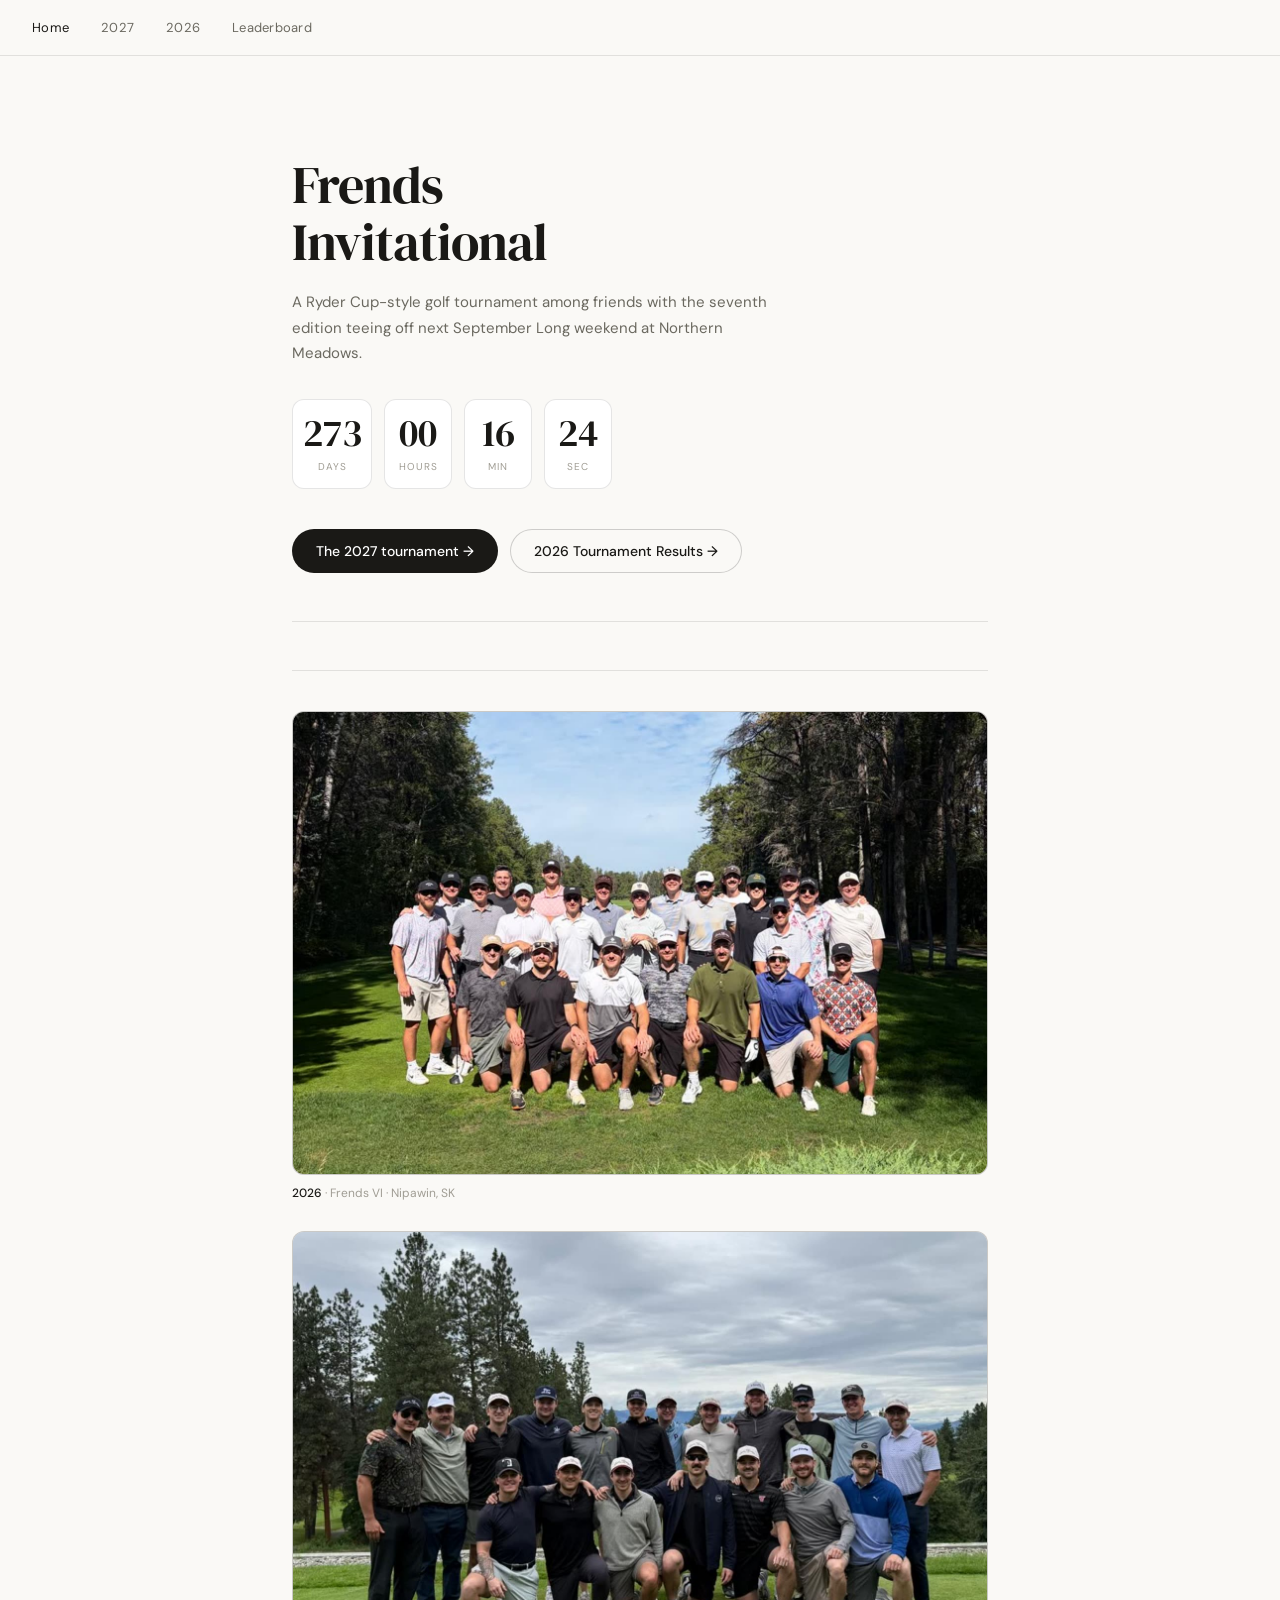
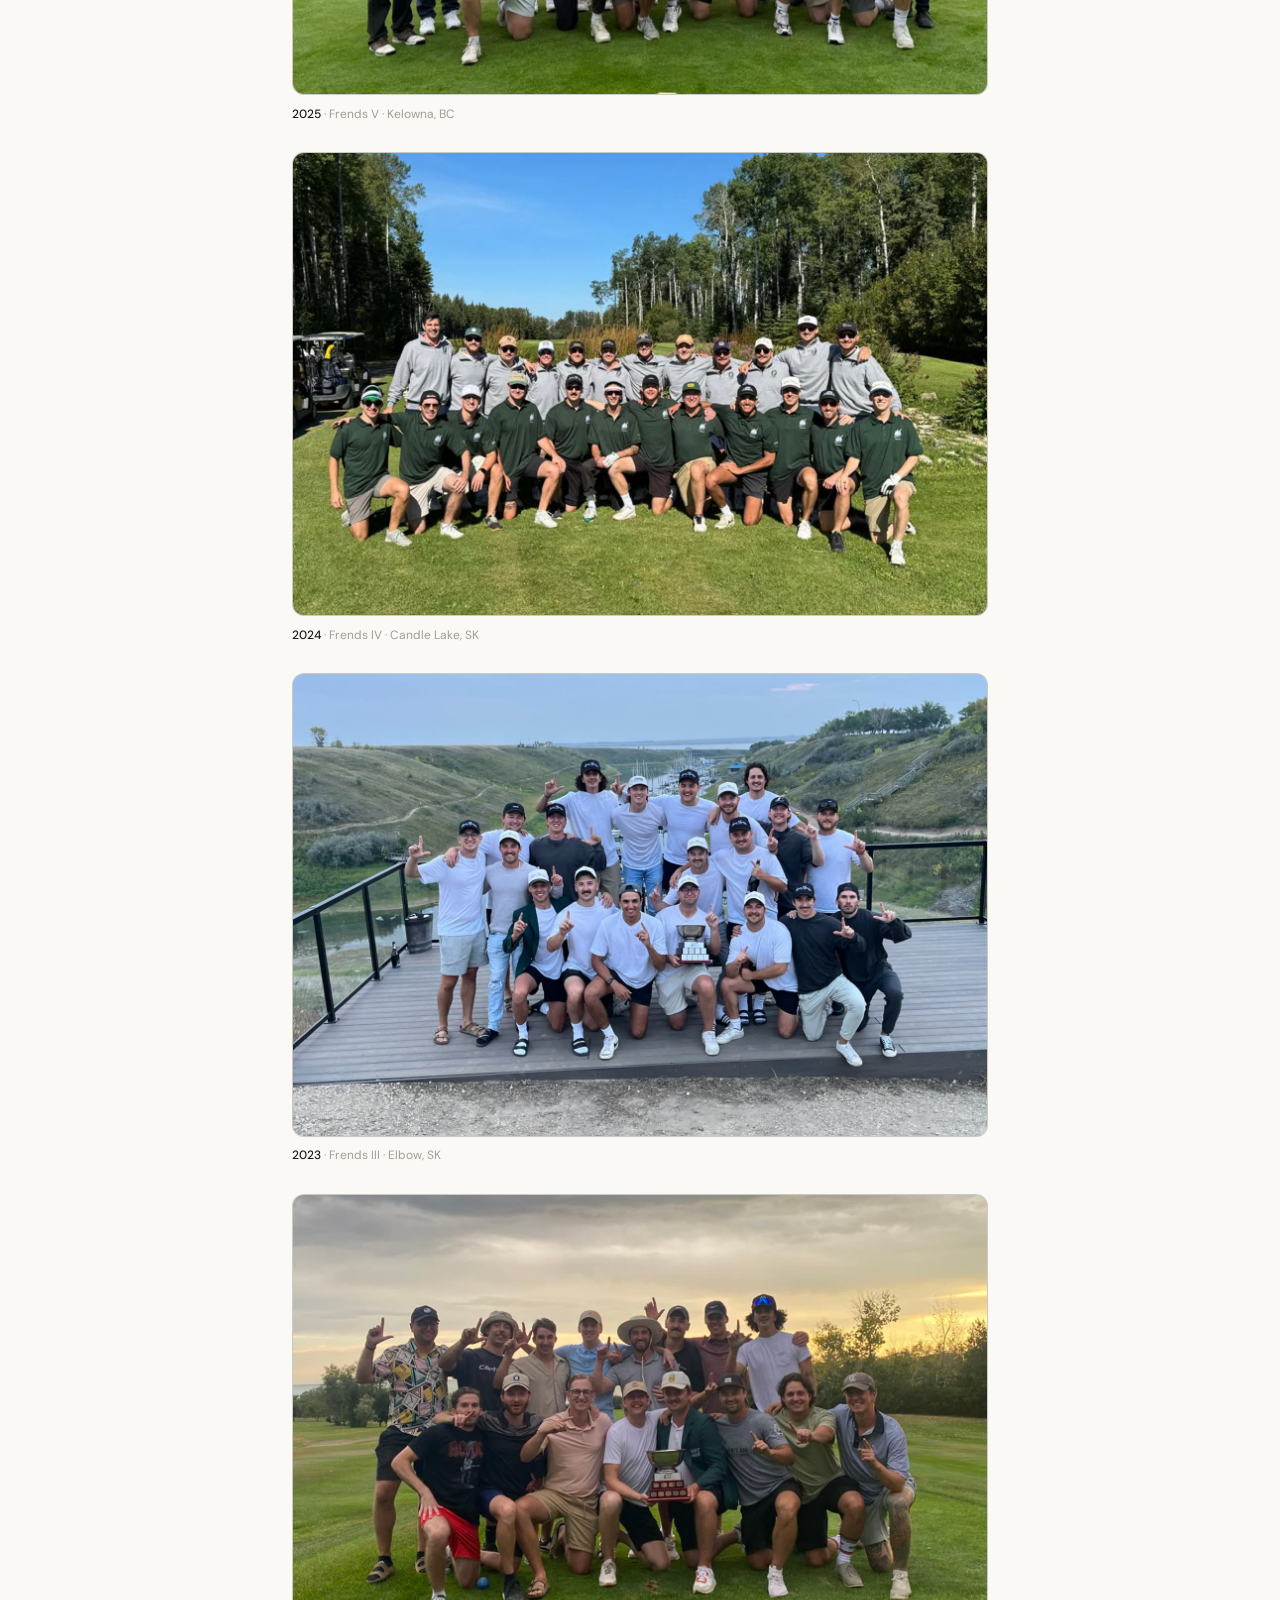
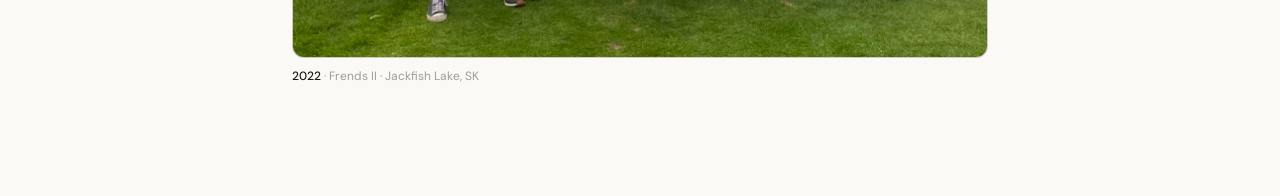
<file: index.html>
<!DOCTYPE html>
<html lang="en">
<head>
  <meta charset="UTF-8" />
  <meta name="viewport" content="width=device-width, initial-scale=1.0" />
  <title>Frends Invitational</title>
  <link rel="icon" href="/frends-favicon.png" type="image/png">
  <link rel="stylesheet" href="stats/style.css" />
  <style>
    .home-hero {
      padding: 3.25rem 0 3rem;
      border-bottom: 0.5px solid var(--border);
      margin-bottom: 3rem;
    }
    .home-eyebrow {
      font-size: 11px;
      letter-spacing: 0.12em;
      text-transform: uppercase;
      color: var(--text-tertiary);
      margin-bottom: 1rem;
    }
    .home-title {
      font-family: 'DM Serif Display', serif;
      font-size: 52px;
      font-weight: 400;
      color: var(--text);
      letter-spacing: -1px;
      line-height: 1.1;
      margin-bottom: 1.25rem;
    }
    .home-desc {
      font-size: 15px;
      color: var(--text-secondary);
      max-width: 480px;
      line-height: 1.7;
      margin-bottom: 2rem;
    }
    .home-cta { display: inline-flex; align-items: center; gap: 8px; background: var(--text); color: #fff; font-size: 14px; font-weight: 500; padding: 13px 24px; border-radius: 99px; text-decoration: none; transition: background 0.15s; }
    .home-cta:hover { background: var(--amber); }
    /* Same pill geometry, outlined rather than filled, so the pair reads as
       primary + secondary instead of two competing buttons. */
    .home-cta-alt { background: transparent; color: var(--text);
                    box-shadow: inset 0 0 0 1px var(--border-mid); }
    .home-cta-alt:hover { background: transparent; color: var(--amber);
                          box-shadow: inset 0 0 0 1px var(--amber); }
    .home-actions { display: flex; flex-wrap: wrap; gap: 0.75rem; }
    @media (max-width: 600px) {
      .home-actions { gap: 0.6rem; }
      .home-actions .home-cta { flex: 1 1 100%; justify-content: center; }
    }

    .countdown { margin-bottom: 2.5rem; }
    .cd-label { font-size: 13px; letter-spacing: 0.01em; color: var(--text-secondary); margin-bottom: 1rem; }
    .cd-grid { display: flex; gap: 0.75rem; flex-wrap: wrap; }
    .cd-unit { display: flex; flex-direction: column; align-items: center; min-width: 68px; padding: 0.9rem 0.6rem; border: 0.5px solid var(--border); border-radius: var(--radius-lg); background: #fff; }
    .cd-num { font-family: 'DM Serif Display', serif; font-size: 38px; line-height: 1; color: var(--text); font-variant-numeric: tabular-nums; }
    .cd-unit-label { font-size: 10px; letter-spacing: 0.1em; text-transform: uppercase; color: var(--text-tertiary); margin-top: 8px; }

    @media (max-width: 600px) {
      .home-hero { padding-bottom: 1.5rem; margin-bottom: 0; border-bottom: none; }
    }

    /* Photo gallery */
    .gallery { padding: 2.5rem 0 3rem; border-top: 0.5px solid var(--border); }
    .gallery-grid { display: flex; flex-direction: column; gap: 1.9rem; }
    .gallery-item { margin: 0; }
    .gallery-caption { margin-top: 0.65rem; font-size: 12px; color: var(--text-tertiary); }
    .gallery-caption .cap-year { color: var(--text); font-weight: 500; }
    /* One per row, every photo cropped to the same 3:2 frame and filled, so the
       stack reads as one set. */
    .gallery-item img { display: block; width: 100%; height: auto; aspect-ratio: 3 / 2;
                        object-fit: cover; object-position: center;
                        border-radius: var(--radius-lg); border: 0.5px solid var(--border);
                        background: var(--border); }
    @media (max-width: 600px) { .gallery { padding-top: 2rem; } .gallery-grid { gap: 1.5rem; } }


    /* Intro overlay */
    #intro { position: fixed; inset: 0; z-index: 9999; background: var(--bg);
             display: flex; flex-direction: column; align-items: center; justify-content: center;
             gap: 1.5rem; padding: 1rem; opacity: 1; transition: opacity 0.5s ease; }
    #intro.is-gone { opacity: 0; pointer-events: none; }
    .intro-label { font-size: 11px; letter-spacing: 0.14em; text-transform: uppercase;
                   color: var(--text-tertiary); }
    .intro-label .dot { opacity: 0.25; animation: introDot 1.4s ease-in-out infinite; }
    .intro-label .dot:nth-child(2) { animation-delay: 0.2s; }
    .intro-label .dot:nth-child(3) { animation-delay: 0.4s; }
    @keyframes introDot { 0%, 60%, 100% { opacity: 0.25; } 30% { opacity: 1; } }
    .intro-video { width: min(100% - 1rem, 720px); aspect-ratio: 832 / 464; object-fit: contain;
                   background: #000; border-radius: var(--radius-lg); display: block; }
    .intro-tap { display: none; background: none; border: 0; cursor: pointer; font: inherit;
                 font-size: 13px; color: var(--text); border-bottom: 0.5px solid var(--border-mid);
                 padding: 0 0 2px; }
    #intro.needs-tap .intro-tap { display: inline-block; }
    #intro.needs-tap .intro-label { opacity: 0.35; }
    body.intro-lock { overflow: hidden; }
    @media (prefers-reduced-motion: reduce) { #intro { display: none; } }
  </style>
</head>
<body class="intro-lock">

<noscript><style>#intro{display:none!important}body.intro-lock{overflow:auto}</style></noscript>
<div id="intro" role="status" aria-label="Intro video">
  <div class="intro-label">Loading<span class="dot">.</span><span class="dot">.</span><span class="dot">.</span></div>
  <video class="intro-video" id="introVideo" src="intro.mp4" poster="intro-poster.jpg"
         autoplay muted playsinline preload="auto" disablepictureinpicture></video>
  <button class="intro-tap" type="button" id="introTap">Tap to play &rarr;</button>
</div>
<script>
(function(){
  var el = document.getElementById('intro'),
      vid = document.getElementById('introVideo'),
      done = false, timer = null;

  // markSeen only when the video actually finished. A failed attempt must NOT be
  // recorded as watched, or every later load this session skips it too.
  function dismiss(markSeen){
    if (done) return; done = true;
    clearTimeout(timer);
    if (markSeen === true) { try { sessionStorage.setItem('fi_intro_seen', '1'); } catch (e) {} }
    try { vid.pause(); } catch (e) {}
    el.classList.add('is-gone');
    document.body.classList.remove('intro-lock');
    setTimeout(function(){ if (el.parentNode) el.parentNode.removeChild(el); }, 600);
  }

  // Already seen this session, or the viewer asked for reduced motion: never show it.
  var seen = false;
  try { seen = sessionStorage.getItem('fi_intro_seen') === '1'; } catch (e) {}
  var reduced = window.matchMedia && window.matchMedia('(prefers-reduced-motion: reduce)').matches;
  if (seen || reduced) { el.style.display = 'none'; document.body.classList.remove('intro-lock'); done = true; return; }

  function rearm(ms){ clearTimeout(timer); timer = setTimeout(function(){ dismiss(false); }, ms); }

  // No skip control by design: the video is meant to be watched through.
  vid.addEventListener('ended', function(){ dismiss(true); });
  vid.addEventListener('error', function(){ dismiss(false); });
  vid.addEventListener('playing', function(){ el.classList.remove('needs-tap'); rearm(20000); });

  // Autoplay gets refused by iOS Low Power Mode, data saver and some policies, even for
  // muted inline video. Offer a tap instead of silently skipping to the page.
  function tryPlay(){
    var p = vid.play();
    if (p && typeof p.catch === 'function') {
      p.catch(function(err){
        // NotAllowedError means policy refused it and a tap WILL work. Any other
        // rejection (bad file, aborted load) is a real failure — tapping cannot
        // fix it, so let the viewer through instead of stranding them.
        if (err && err.name === 'NotAllowedError') { el.classList.add('needs-tap'); rearm(60000); }
        else { dismiss(false); }
      });
    }
  }
  document.getElementById('introTap').addEventListener('click', tryPlay);
  tryPlay();

  // Last resort: if playback never starts or stalls, do not trap the viewer.
  rearm(16000);
})();
</script>

<nav>
  <div class="nav-links">
    <a href="index.html" class="active">Home</a>
    <a href="2027.html">2027</a>
    <a href="2026.html">2026</a>
    <a href="stats/index.html">Leaderboard</a>
  </div>

  <button class="nav-hamburger" onclick="toggleNav()" aria-label="Menu"><span></span><span></span><span></span></button>
</nav>
<div id="mobileNav" class="nav-mobile" style="display:none">
  <a href="index.html" class="active">Home</a>
  <a href="2027.html">2027</a>
  <a href="2026.html">2026</a>
  <a href="stats/index.html">Leaderboard</a>
</div>

<main class="page">
  <div class="home-hero">
    <div class="home-title">Frends<br>Invitational</div>
    <div class="home-desc">A Ryder Cup-style golf tournament among friends with the seventh edition teeing off next September Long weekend at Northern Meadows.</div>
    <div class="countdown">
      <div class="cd-grid">
        <div class="cd-unit"><span class="cd-num" id="cd-days">--</span><span class="cd-unit-label">Days</span></div>
        <div class="cd-unit"><span class="cd-num" id="cd-hours">--</span><span class="cd-unit-label">Hours</span></div>
        <div class="cd-unit"><span class="cd-num" id="cd-mins">--</span><span class="cd-unit-label">Min</span></div>
        <div class="cd-unit"><span class="cd-num" id="cd-secs">--</span><span class="cd-unit-label">Sec</span></div>
      </div>
    </div>
    <div class="home-actions">
      <a class="home-cta" href="2027.html">The 2027 tournament →</a>
      <a class="home-cta home-cta-alt" href="2026.html">2026 Tournament Results →</a>
    </div>
  </div>

  <section class="gallery">
    <div class="gallery-grid">
      <figure class="gallery-item">
        <img src="photos/2026.jpg" alt="Frends VI, 2026, Nipawin, Saskatchewan" loading="lazy" decoding="async" width="1400" height="932">
        <figcaption class="gallery-caption"><span class="cap-year">2026</span> &middot; Frends VI &middot; Nipawin, SK</figcaption>
      </figure>
      <figure class="gallery-item">
        <img src="photos/2025.jpg" alt="Frends V, 2025, Kelowna, British Columbia" loading="lazy" decoding="async" width="1400" height="934">
        <figcaption class="gallery-caption"><span class="cap-year">2025</span> &middot; Frends V &middot; Kelowna, BC</figcaption>
      </figure>
      <figure class="gallery-item">
        <img src="photos/2024.jpg" alt="Frends IV, 2024, Candle Lake, Saskatchewan" loading="lazy" decoding="async" width="1400" height="932">
        <figcaption class="gallery-caption"><span class="cap-year">2024</span> &middot; Frends IV &middot; Candle Lake, SK</figcaption>
      </figure>
      <figure class="gallery-item">
        <img src="photos/2023.jpg" alt="Frends III, 2023, Elbow, Saskatchewan" loading="lazy" decoding="async" width="1400" height="932">
        <figcaption class="gallery-caption"><span class="cap-year">2023</span> &middot; Frends III &middot; Elbow, SK</figcaption>
      </figure>
      <figure class="gallery-item">
        <img src="photos/2022.jpg" alt="Frends II, 2022, Jackfish Lake, Saskatchewan" loading="lazy" decoding="async" width="1400" height="934">
        <figcaption class="gallery-caption"><span class="cap-year">2022</span> &middot; Frends II &middot; Jackfish Lake, SK</figcaption>
      </figure>
    </div>
  </section>
</main>

<script>
function toggleNav(){
  var nav = document.getElementById('mobileNav');
  if(nav.style.display === 'flex'){
    nav.style.display = 'none';
  } else {
    nav.style.display = 'flex';
  }
}
document.addEventListener('click', function(e){
  var nav = document.getElementById('mobileNav');
  var btn = document.querySelector('.nav-hamburger');
  if(nav && btn && !nav.contains(e.target) && !btn.contains(e.target)){
    nav.style.display = 'none';
  }
});

(function(){
  var target = new Date('2027-09-03T13:30:00-06:00').getTime(); // Fri Sept 3, 2027, 1:30 PM CST (Saskatchewan)
  var d = document.getElementById('cd-days'),
      h = document.getElementById('cd-hours'),
      m = document.getElementById('cd-mins'),
      s = document.getElementById('cd-secs');
  function pad(n){ return (n < 10 ? '0' : '') + n; }
  var timer;
  function tick(){
    var diff = target - Date.now();
    if(diff <= 0){
      d.textContent = '0'; h.textContent = '00'; m.textContent = '00'; s.textContent = '00';
      var lbl = document.getElementById('cd-label');
      if(lbl){ lbl.textContent = 'The Frends Invitational is underway'; }
      clearInterval(timer);
      return;
    }
    var t = Math.floor(diff / 1000);
    d.textContent = Math.floor(t / 86400);
    h.textContent = pad(Math.floor((t % 86400) / 3600));
    m.textContent = pad(Math.floor((t % 3600) / 60));
    s.textContent = pad(t % 60);
  }
  tick();
  timer = setInterval(tick, 1000);
})();
</script>

</body>
</html>
</file>
<file: stats/style.css>
@import url('https://fonts.googleapis.com/css2?family=DM+Serif+Display:ital@0;1&family=DM+Sans:opsz,wght@9..40,300;9..40,400;9..40,500&display=swap');

*, *::before, *::after { box-sizing: border-box; margin: 0; padding: 0; }

:root {
  --bg: #faf9f6;
  --bg-secondary: #f1efe8;
  --border: rgba(0,0,0,0.1);
  --border-mid: rgba(0,0,0,0.18);
  --text: #1a1916;
  --text-secondary: #6b6960;
  --text-tertiary: #a09d94;
  --green: #1D9E75;
  --amber: #BA7517;
  --red: #D85A30;
  --radius: 8px;
  --radius-lg: 12px;
}

html { font-size: 16px; -webkit-font-smoothing: antialiased; }

body {
  font-family: 'DM Sans', sans-serif;
  background: var(--bg);
  color: var(--text);
  min-height: 100vh;
}

/* NAV */
nav {
  border-bottom: 0.5px solid var(--border);
  padding: 0 2rem;
  display: flex;
  align-items: center;
  justify-content: space-between;
  height: 56px;
  position: sticky;
  top: 0;
  background: var(--bg);
  z-index: 100;
}

.nav-logo {
  font-family: 'DM Serif Display', serif;
  font-size: 18px;
  color: var(--text);
  text-decoration: none;
  letter-spacing: -0.3px;
}

.nav-links { display: flex; gap: 2rem; }
.nav-links a {
  font-size: 13px;
  color: var(--text-secondary);
  text-decoration: none;
  letter-spacing: 0.02em;
  transition: color 0.15s;
}
.nav-links a:hover, .nav-links a.active { color: var(--text); }

.nav-hamburger {
  display: none;
  flex-direction: column;
  gap: 5px;
  cursor: pointer;
  padding: 4px;
  background: none;
  border: none;
}
.nav-hamburger span {
  display: block;
  width: 22px;
  height: 1.5px;
  background: var(--text);
  transition: all 0.2s;
}

.nav-mobile {
  display: none;
  flex-direction: column;
  position: fixed;
  top: 56px;
  left: 0;
  right: 0;
  background: var(--bg);
  border-bottom: 0.5px solid var(--border);
  padding: 0.5rem 1.5rem 1rem;
  gap: 0;
  z-index: 99;
}
.nav-mobile.open { display: flex; }
.nav-mobile a {
  font-size: 15px;
  color: var(--text-secondary);
  text-decoration: none;
  padding: 12px 0;
  border-bottom: 0.5px solid var(--border);
  text-decoration: none !important;
}
.nav-mobile a:last-child { border-bottom: none; }
.nav-mobile a.active { color: var(--text); }

@media (max-width: 640px) {
  .nav-links { display: none; }
  .nav-hamburger { display: flex; }
}

/* LAYOUT */
.page { max-width: 760px; margin: 0 auto; padding: 3rem 2rem 4rem; }

/* SECTION */
.section { margin-bottom: 2rem; }
.section-head {
  font-size: 10px;
  letter-spacing: 0.1em;
  text-transform: uppercase;
  color: var(--text-tertiary);
  margin-bottom: 10px;
  padding-bottom: 6px;
  border-bottom: 0.5px solid var(--border);
}

/* STAT BOXES */
.stat-row { display: grid; grid-template-columns: repeat(3, 1fr); gap: 8px; margin-bottom: 1.5rem; }
.stat-box {
  background: var(--bg-secondary);
  border-radius: var(--radius);
  padding: 14px 16px;
}
.stat-box .val {
  font-family: 'DM Serif Display', serif;
  font-size: 28px;
  color: var(--text);
  line-height: 1;
  margin-bottom: 4px;
}
.stat-box .lbl {
  font-size: 10px;
  color: var(--text-tertiary);
  text-transform: uppercase;
  letter-spacing: 0.07em;
  line-height: 1.3;
}

/* LEADERBOARD */
.lb-row {
  display: flex;
  align-items: center;
  gap: 14px;
  padding: 11px 0;
  border-bottom: 0.5px solid var(--border);
}
.lb-row:last-child { border-bottom: none; }
.lb-rank { font-size: 13px; width: 22px; text-align: right; flex-shrink: 0; color: var(--text-tertiary); }
.lb-rank.gold { color: #BA7517; font-weight: 500; }
.lb-rank.silver { color: #888780; font-weight: 500; }
.lb-rank.bronze { color: #993C1D; font-weight: 500; }
.lb-info { flex: 1; min-width: 0; }
.lb-name { font-size: 14px; color: var(--text); white-space: nowrap; overflow: hidden; text-overflow: ellipsis; margin-bottom: 2px; text-decoration: none; display: block; }
.lb-name:hover { color: var(--amber); }
.lb-sub { font-size: 11px; color: var(--text-tertiary); }
.lb-bar-wrap { width: 160px; flex-shrink: 0; }
.lb-bar-track { height: 4px; background: var(--bg-secondary); border-radius: 99px; overflow: hidden; }
.lb-bar-fill { height: 100%; border-radius: 99px; }
.lb-rec { font-size: 12px; color: var(--text-secondary); width: 58px; text-align: right; flex-shrink: 0; }
.lb-val { font-size: 15px; font-weight: 500; width: 42px; text-align: right; flex-shrink: 0; }
.lb-seed { font-size: 14px; font-weight: 500; width: 48px; text-align: right; flex-shrink: 0; }
.lb-head { display: flex; justify-content: flex-end; align-items: center; gap: 14px; padding: 4px 0 6px; border-bottom: 0.5px solid var(--border); }
.lb-head .lb-rec, .lb-head .lb-val, .lb-head .lb-seed { font-size: 10px; font-weight: 500; color: var(--text-tertiary); text-transform: uppercase; letter-spacing: 0.07em; white-space: nowrap; }

/* PROFILE */
.profile-header {
  padding: 2rem 0 1.5rem;
  border-bottom: 0.5px solid var(--border);
  margin-bottom: 1.5rem;
}
.profile-identity { display: flex; align-items: center; gap: 18px; margin-top: 1rem; }
.avatar {
  width: 68px; height: 68px; border-radius: 50%;
  background: var(--bg-secondary);
  border: 0.5px solid var(--border);
  flex-shrink: 0;
  display: flex; align-items: center; justify-content: center;
  overflow: hidden; position: relative; cursor: pointer;
}
.avatar-initial {
  font-family: 'DM Serif Display', serif;
  font-size: 24px; color: var(--text-tertiary); line-height: 1; user-select: none;
}
.avatar img { width: 100%; height: 100%; object-fit: cover; border-radius: 50%; }
.avatar-overlay {
  position: absolute; inset: 0; border-radius: 50%;
  background: rgba(0,0,0,0.42);
  display: flex; align-items: center; justify-content: center;
  opacity: 0; transition: opacity 0.15s;
}
.avatar:hover .avatar-overlay { opacity: 1; }
.avatar-overlay svg { width: 20px; height: 20px; stroke: #fff; fill: none; stroke-width: 1.5; }
.avatar input[type=file] { position: absolute; inset: 0; opacity: 0; cursor: pointer; }
.player-name {
  font-family: 'DM Serif Display', serif;
  font-size: 36px; font-weight: 400; color: var(--text);
  letter-spacing: -0.5px; margin-bottom: 3px;
}
.player-meta { font-size: 12px; color: var(--text-tertiary); letter-spacing: 0.04em; }

/* WLT BAR */
.wlt-bar { height: 7px; border-radius: 99px; display: flex; overflow: hidden; gap: 2px; margin-bottom: 8px; }
.wlt-seg { height: 100%; border-radius: 99px; }
.wlt-labels { display: flex; gap: 16px; }
.wlt-label { display: flex; align-items: center; gap: 5px; font-size: 12px; color: var(--text-secondary); }
.wlt-dot { width: 7px; height: 7px; border-radius: 50%; flex-shrink: 0; }
.wlt-label strong { font-weight: 500; color: var(--text); }

/* FORMAT BARS */
.bar-row { display: flex; align-items: center; gap: 10px; margin-bottom: 8px; }
.bar-label { font-size: 12px; color: var(--text-secondary); width: 68px; flex-shrink: 0; }
.bar-track { flex: 1; height: 4px; background: var(--bg-secondary); border-radius: 99px; overflow: hidden; }
.bar-fill { height: 100%; border-radius: 99px; }
.bar-right { display: flex; align-items: center; gap: 6px; width: 90px; flex-shrink: 0; justify-content: flex-end; }
.bar-rec { font-size: 11px; color: var(--text-secondary); }
.bar-pct { font-size: 12px; font-weight: 500; width: 34px; text-align: right; }

/* YEAR CARDS */
.year-grid { display: grid; grid-template-columns: repeat(auto-fit, minmax(130px, 1fr)); gap: 7px; }
.year-card {
  border: 0.5px solid var(--border);
  border-left-width: 2px;
  border-radius: var(--radius);
  padding: 12px 14px;
  background: #fff;
}
.year-card .yr { font-size: 10px; color: var(--text-tertiary); text-transform: uppercase; letter-spacing: 0.07em; margin-bottom: 5px; }
.year-card .yr-record { font-size: 20px; font-weight: 500; color: var(--text); margin-bottom: 2px; line-height: 1; }
.year-card .yr-pct { font-size: 12px; font-weight: 500; margin-bottom: 3px; }
.year-card .yr-team { font-size: 10px; color: var(--text-tertiary); white-space: nowrap; overflow: hidden; text-overflow: ellipsis; }
.year-card .yr-rank { font-size: 10px; color: var(--text-tertiary); margin-top: 4px; }

/* PARTNER LIST */
.partner-list { display: flex; flex-direction: column; gap: 5px; }
.partner-row {
  display: flex; align-items: center; gap: 10px;
  padding: 8px 12px;
  border: 0.5px solid var(--border);
  border-radius: var(--radius);
  background: #fff;
}
.partner-name { font-size: 13px; color: var(--text); flex: 1; }
.partner-detail { font-size: 11px; color: var(--text-tertiary); }
.partner-rec { font-size: 11px; color: var(--text-secondary); width: 52px; text-align: right; }
.partner-pct { font-size: 12px; font-weight: 500; width: 34px; text-align: right; }

/* MATCH TABLE */
.match-table { width: 100%; border-collapse: collapse; font-size: 12px; table-layout: fixed; }
.match-table th {
  font-size: 10px; text-transform: uppercase; letter-spacing: 0.07em;
  color: var(--text-tertiary); font-weight: 400;
  padding: 0 8px 8px; text-align: left;
  border-bottom: 0.5px solid var(--border);
}
.match-table td {
  padding: 7px 8px;
  border-bottom: 0.5px solid var(--border);
  color: var(--text-secondary);
  vertical-align: middle;
}
.match-table tr:last-child td { border-bottom: none; }
.match-table tr:hover td { background: var(--bg-secondary); }
.res-w { color: #1D9E75; font-weight: 500; }
.res-l { color: #D85A30; font-weight: 500; }
.res-t { color: #BA7517; font-weight: 500; }

/* SELECT */
select {
  font-family: 'DM Sans', sans-serif;
  font-size: 14px;
  padding: 6px 10px;
  border: 0.5px solid var(--border-mid);
  border-radius: var(--radius);
  background: #fff;
  color: var(--text);
  cursor: pointer;
  outline: none;
  width: 100%;
}
select:focus { border-color: var(--amber); }

.select-row { display: flex; align-items: center; gap: 10px; margin-bottom: 1rem; }
.select-row label { font-size: 11px; color: var(--text-tertiary); text-transform: uppercase; letter-spacing: 0.08em; white-space: nowrap; }

/* PAGE TITLE */
.page-title {
  font-family: 'DM Serif Display', serif;
  font-size: 32px; font-weight: 400; color: var(--text);
  letter-spacing: -0.5px; margin-bottom: 4px;
}
.page-subtitle { font-size: 13px; color: var(--text-tertiary); margin-bottom: 2rem; }

/* LOADING */
.loading { padding: 3rem 0; text-align: center; font-size: 13px; color: var(--text-tertiary); }

/* UTILS */
.no-data { font-size: 12px; color: var(--text-tertiary); font-style: italic; padding: 4px 0; }

@media (max-width: 600px) {
  .page { padding: 2rem 1.25rem 3rem; }
  nav { padding: 0 1.25rem; }
  .stat-row { grid-template-columns: repeat(3, 1fr); gap: 6px; }
  .stat-box .val { font-size: 22px; }
  .lb-bar-wrap { display: none; }
  .player-name { font-size: 28px; }
}
</file>
